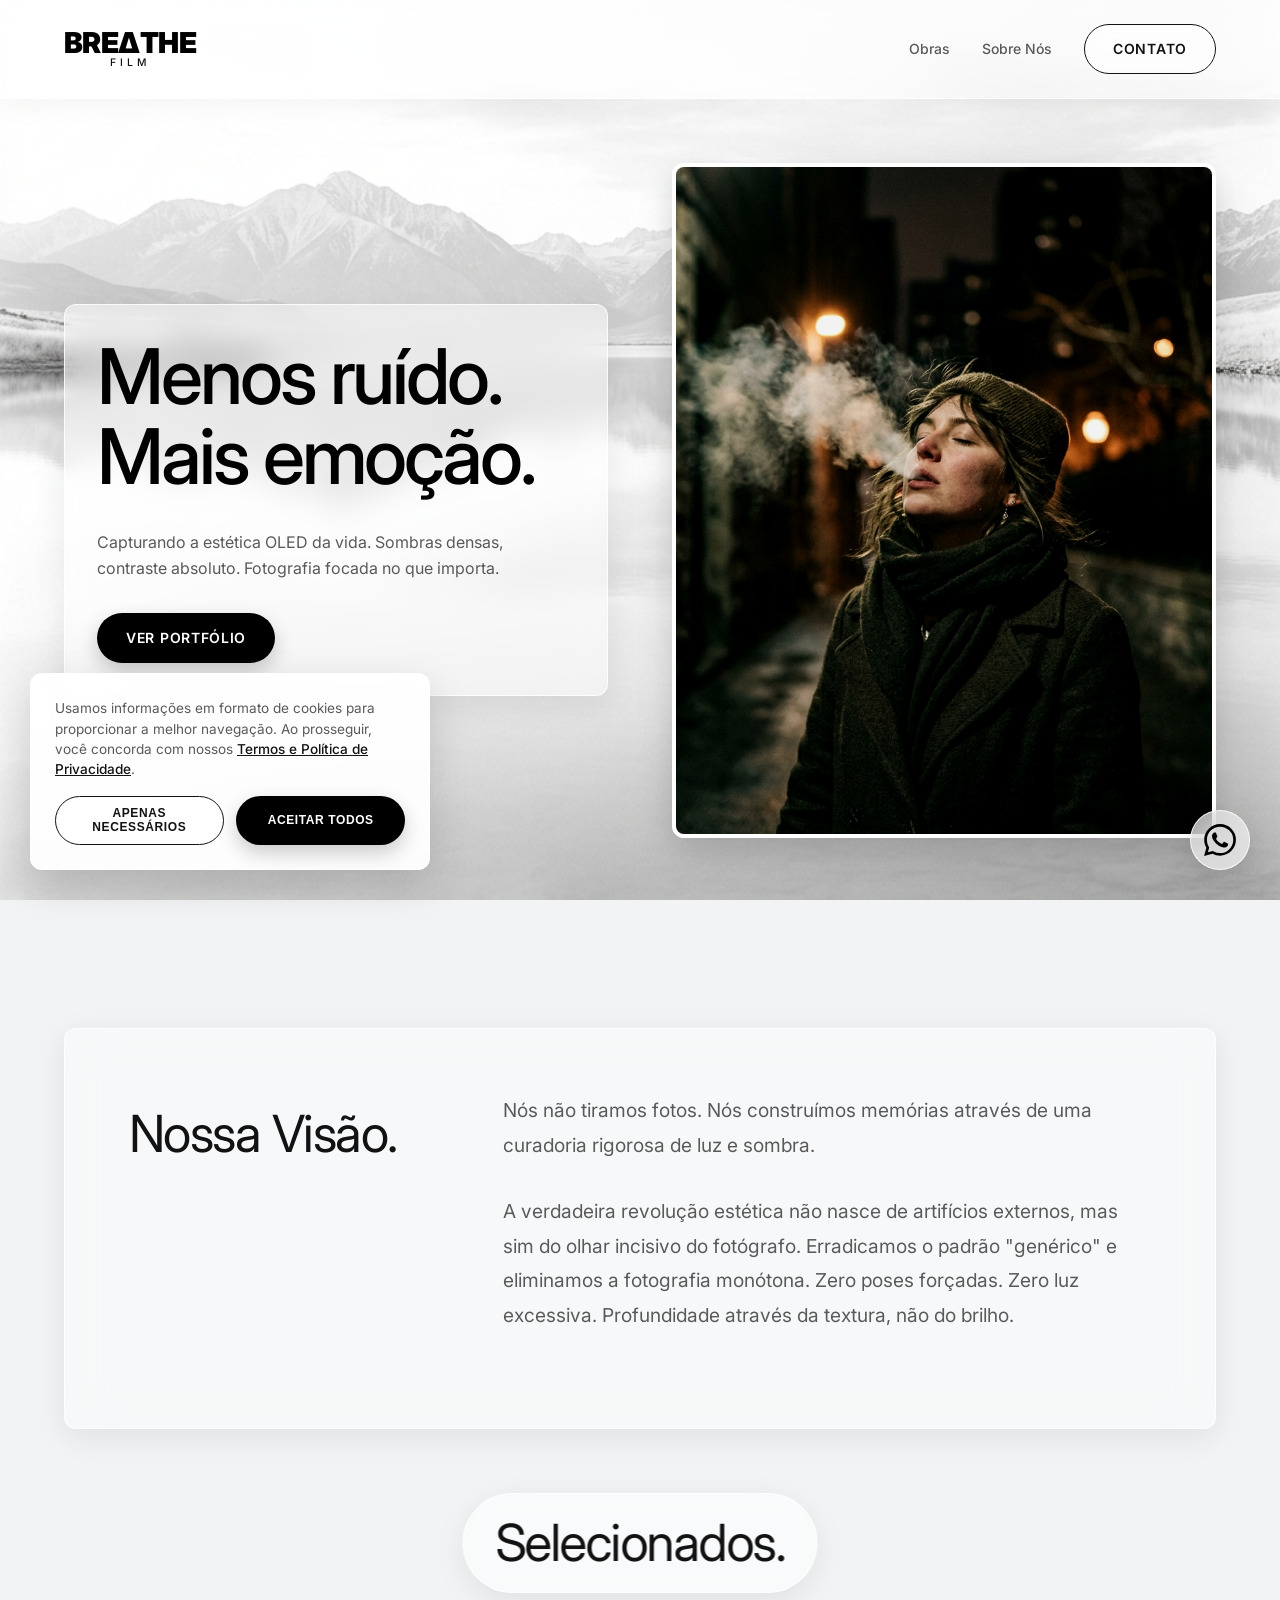
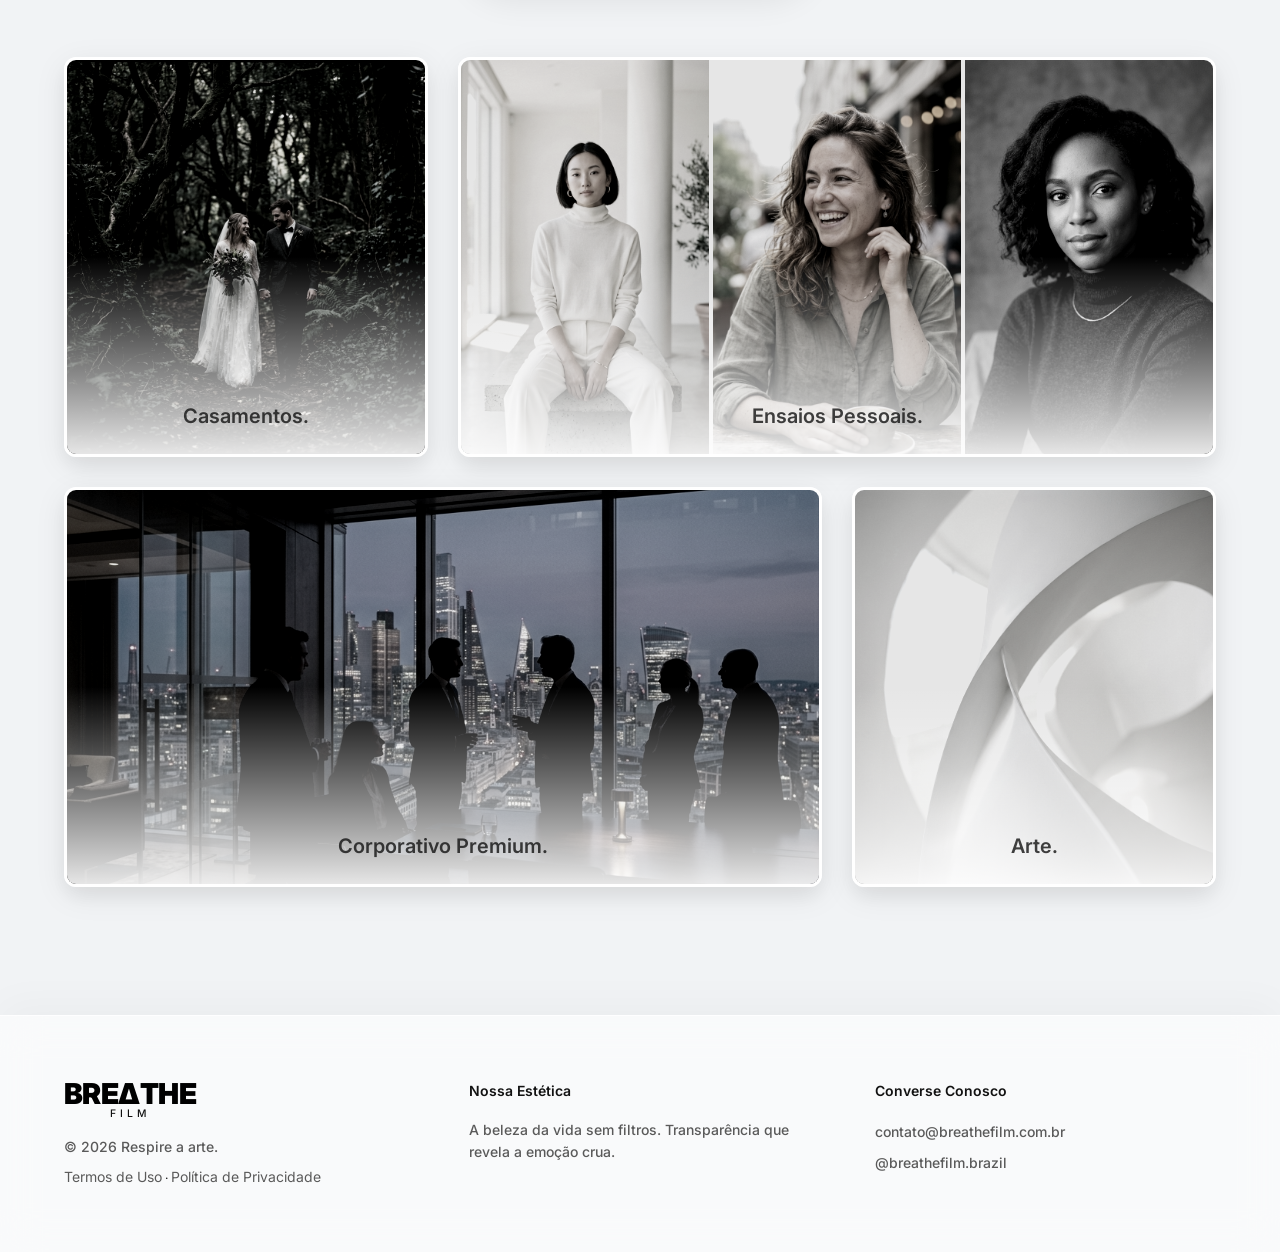
<file: index.html>
<!DOCTYPE html>
<html lang="pt-BR">
<head>
    <meta charset="UTF-8">
    <meta name="viewport" content="width=device-width, initial-scale=1.0">
    <title>Breathefilm | Produtora de Fotografia Premium & Cinematográfica</title>
    
    <!-- SEO & Meta Tags -->
    <meta name="description" content="A Breathefilm é uma empresa de fotografia especializada em ensaios cinematográficos, fotografia premium, casamentos e fine art. Fotógrafos profissionais que capturam a beleza da vida sem filtros.">
    <meta name="keywords" content="fotógrafo, fotógrafos, empresa de fotografia, fotografia premium, ensaios fotográficos, ensaios pessoais, produtora audiovisual, estúdio de fotografia, fine art, casamento, cinematográfico, Breathefilm">
    <meta name="robots" content="index, follow">
    <meta name="author" content="Breathefilm">
    <link rel="canonical" href="https://breathefilm.com.br/">
    
    <!-- Open Graph (Facebook, LinkedIn, AI crawlers) -->
    <meta property="og:type" content="website">
    <meta property="og:url" content="https://breathefilm.com.br/">
    <meta property="og:title" content="Breathefilm | Empresa de Fotografia Premium">
    <meta property="og:description" content="Ensaios fotográficos cinematográficos, casamentos e obras de arte fotográficas. Transformando sombras e luzes em memórias tangíveis e reais.">
    <meta property="og:image" content="https://breathefilm.com.br/breathefilm_hero.png">
    
    <!-- Schema.org Data (Crucial for AIs like ChatGPT/Perplexity and Google) -->
    <script type="application/ld+json">
    {
      "@context": "https://schema.org",
      "@type": "PhotographyBusiness",
      "name": "Breathefilm",
      "image": "https://breathefilm.com.br/breathefilm_hero.png",
      "@id": "https://breathefilm.com.br/",
      "url": "https://breathefilm.com.br/",
      "telephone": "+5519992449774",
      "email": "contato@breathefilm.com.br",
      "description": "Breathefilm é uma produtora estúdio de fotografia premium e fotógrafos focados em estética cinematográfica. Atuamos em casamentos, ensaios pessoais e fotografias artísticas sob curadoria impecável.",
      "sameAs": [
        "https://instagram.com/breathefilm.brazil"
      ]
    }
    </script>

    <link rel="stylesheet" href="style.css">
    <!-- Fonts incl. Black weights for the robust logo -->
    <link href="https://fonts.googleapis.com/css2?family=Inter:wght@300;400;500;600;800;900&display=swap" rel="stylesheet">
    <link rel="icon" href="favicon.svg" type="image/svg+xml">
</head>
<body>

    
    <nav>
        <div class="logo">
            <span class="logo-main">BRE&Delta;THE</span>
            <span class="logo-sub">FILM</span>
        </div>
        <div class="nav-links">
            <a href="#work">Obras</a>
            <a href="#manifesto">Sobre Nós</a>
            <a href="#contact" class="btn-outline">Contato</a>
        </div>
    </nav>

    <header class="hero">
        <div class="hero-content">
            <h1>Menos ruído.<br>Mais emoção.</h1>
            <p>Capturando a estética OLED da vida. Sombras densas, contraste absoluto. Fotografia focada no que importa.</p>
            <div class="hero-actions">
                <a href="#work" class="btn-primary">Ver Portfólio</a>
            </div>
        </div>
        <div class="hero-image">
            <!-- Usando a imagem gerada de alta qualidade. Copiarei a imagem posteriormente ou deixarei o source original -->
            <img src="breathefilm_hero.png" alt="Retrato Cinematográfico Breathefilm" id="hero-img">
        </div>
    </header>

    <section id="manifesto" class="manifesto-section">
        <div class="manifesto-grid">
            <div class="manifesto-title">
                <h2>Nossa Visão.</h2>
            </div>
            <div class="manifesto-text">
                <p>Nós não tiramos fotos. Nós construímos memórias através de uma curadoria rigorosa de luz e sombra.</p>
                <p>A verdadeira revolução estética não nasce de artifícios externos, mas sim do olhar incisivo do fotógrafo. Erradicamos o padrão "genérico" e eliminamos a fotografia monótona. Zero poses forçadas. Zero luz excessiva. Profundidade através da textura, não do brilho.</p>
            </div>
        </div>
    </section>

    <section id="work" class="work-section">
        <h2>Selecionados.</h2>
        <div class="portfolio-grid">
            <a href="casamentos.html" class="portfolio-item" style="text-decoration: none;">
                <img src="breathefilm_wedding.png" alt="Fotografia de Casamento" class="portfolio-img">
                <div class="dark-ph overlay-text">
                    <span>Casamentos.</span>
                </div>
            </a>
            <a href="ensaios-pessoais.html" class="portfolio-item col-span-2 mosaic-container" style="text-decoration: none;">
                <div class="mosaic-grid">
                    <img src="p1.png" alt="Ensaio 1" class="mosaic-img">
                    <img src="p2.png" alt="Ensaio 2" class="mosaic-img">
                    <img src="p3.png" alt="Ensaio 3" class="mosaic-img">
                </div>
                <div class="dark-ph overlay-text">
                    <span>Ensaios Pessoais.</span>
                </div>
            </a>
            <a href="corporativo-premium.html" class="portfolio-item col-span-2" style="text-decoration: none;">
                <img src="breathefilm_corp.png" alt="Fotografia Corporativa" class="portfolio-img">
                <div class="dark-ph overlay-text">
                    <span>Corporativo Premium.</span>
                </div>
            </a>
            <a href="arte.html" class="portfolio-item" style="text-decoration: none;">
                <img src="art.png" alt="Fotografia de Arte" class="portfolio-img">
                <div class="dark-ph overlay-text">
                    <span>Arte.</span>
                </div>
            </a>
        </div>
    </section>

    <footer id="contact">
        <div class="footer-content">
            <div class="footer-col">
                <div class="logo">
                    <span class="logo-main">BRE&Delta;THE</span>
                    <span class="logo-sub">FILM</span>
                </div>
                <p style="margin-top: 1rem; margin-bottom: 0.5rem;">&copy; 2026 Respire a arte.</p>
                <div class="legal-links" style="font-size: 0.75rem;">
                    <a href="#" data-modal="terms" class="link-hover" style="color: var(--text-muted); font-weight:400;">Termos de Uso</a> &middot; 
                    <a href="#" data-modal="privacy" class="link-hover" style="color: var(--text-muted); font-weight:400;">Política de Privacidade</a>
                </div>
            </div>
            <div class="footer-col">
                <h3>Nossa Estética</h3>
                <p>A beleza da vida sem filtros. Transparência que revela a emoção crua.</p>
            </div>
            <div class="footer-col">
                <h3>Converse Conosco</h3>
                <a href="mailto:contato@breathefilm.com.br" class="link-hover">contato@breathefilm.com.br</a><br>
                <a href="https://instagram.com/breathefilm.brazil" target="_blank" class="link-hover" style="display:inline-block; margin-top: 8px;">@breathefilm.brazil</a>
            </div>
        </div>
    </footer>

    <!-- WhatsApp Floating Button -->
    <a href="https://wa.me/5519992449774" target="_blank" class="whatsapp-float" aria-label="Falar conosco no WhatsApp">
        <svg xmlns="http://www.w3.org/2000/svg" viewBox="0 0 24 24" fill="currentColor">
            <path d="M17.472 14.382c-.297-.149-1.758-.867-2.03-.967-.273-.099-.471-.148-.67.15-.197.297-.767.966-.94 1.164-.173.199-.347.223-.644.075-.297-.15-1.255-.463-2.39-1.475-.888-.788-1.489-1.761-1.663-2.06-.173-.297-.018-.458.13-.606.134-.133.298-.347.446-.52.149-.174.198-.298.298-.497.099-.198.05-.371-.025-.52-.075-.149-.669-1.612-.916-2.207-.242-.579-.487-.5-.669-.51h-.57c-.198 0-.52.074-.792.372-.272.297-1.04 1.016-1.04 2.479 0 1.462 1.065 2.875 1.213 3.074.149.198 2.096 3.2 5.077 4.487.709.306 1.262.489 1.694.625.712.227 1.36.195 1.871.118.571-.085 1.758-.719 2.006-1.413.248-.694.248-1.289.173-1.413-.074-.124-.272-.198-.57-.347m-5.421 7.403h-.004a9.87 9.87 0 01-5.031-1.378l-.361-.214-3.741.982.998-3.648-.235-.374a9.86 9.86 0 01-1.51-5.26c.001-5.45 4.436-9.884 9.888-9.884 2.64 0 5.122 1.03 6.988 2.898a9.825 9.825 0 012.893 6.994c-.003 5.45-4.437 9.884-9.885 9.884m8.413-18.297A11.815 11.815 0 0012.05 0C5.495 0 .16 5.335.157 11.892c0 2.096.547 4.142 1.588 5.945L.057 24l6.305-1.654a11.882 11.882 0 005.683 1.448h.005c6.554 0 11.89-5.335 11.893-11.893a11.821 11.821 0 00-3.48-8.413Z"/>
        </svg>
    </a>

    <!-- Modals -->
    <div class="modal-overlay" id="terms-modal">
        <div class="modal-content">
            <button class="modal-close" aria-label="Fechar">&times;</button>
            <h2>Termos de Uso</h2>
            <div class="modal-body">
                <p>Ao acessar e utilizar o site da Breathefilm, você concorda com nossos termos. Todo o material visual (fotografias, layouts e design) e textos presentes neste site são de propriedade exclusiva da Breathefilm e estão protegidos por leis de direitos autorais e propriedade intelectual.</p>
                <p>É expressamente proibida a reprodução, cópia, distribuição ou uso comercial ou pessoal de nossas fotografias sem prévia autorização documentada e assinada pelos administradores da empresa.</p>
                <p>O conteúdo deste site destina-se estritamente à apreciação de portfólio e fins informativos sobre nossos serviços. Nos reservamos o direito de recusar serviços e atualizar estes termos sem aviso prévio.</p>
            </div>
        </div>
    </div>

    <div class="modal-overlay" id="privacy-modal">
        <div class="modal-content">
            <button class="modal-close" aria-label="Fechar">&times;</button>
            <h2>Política de Privacidade</h2>
            <div class="modal-body">
                <p>Esta Política de Privacidade descreve como a Breathefilm coleta e trata seus dados pessoais, em total conformidade com a Lei Geral de Proteção de Dados (LGPD - Lei nº 13.709/2018).</p>
                <p><strong>1. Coleta de Dados:</strong> Coletamos informações (como nome, e-mail e telefone) estritamente no momento do seu contato voluntário via WhatsApp ou e-mail, para os únicos fins de formular propostas e conversar sobre o seu evento ou ensaio.</p>
                <p><strong>2. Uso e Compartilhamento:</strong> Seus dados não são vendidos, alugados ou compartilhados com terceiros sob nenhuma hipótese legal não exigida. Seus dados são resguardados em banco de dados privado de acesso exclusivo da nossa equipe.</p>
                <p><strong>3. Seus Direitos (LGPD):</strong> Você detém o direito pleno de solicitar o acesso, revisão, alteração ou exclusão imediata de todos os seus dados contidos a qualquer momento entrando em contato através dos nossos canais abertos.</p>
            </div>
        </div>
    </div>

    <!-- Cookie Banner -->
    <div id="cookie-banner" class="cookie-banner">
        <p>Usamos informações em formato de cookies para proporcionar a melhor navegação. Ao prosseguir, você concorda com nossos <a href="#" data-modal="privacy">Termos e Política de Privacidade</a>.</p>
        <div class="cookie-actions">
            <button id="reject-cookies" class="btn-outline">Apenas Necessários</button>
            <button id="accept-cookies" class="btn-primary">Aceitar Todos</button>
        </div>
    </div>

    <script src="script.js"></script>
</body>
</html>
</file>
<file: style.css>
:root {
    --bg-color: #f1f3f5; /* Light backdrop */
    --text-primary: #121212;
    --text-muted: #5a5a5a;
    
    /* Light Glassmorphism Base */
    --glass-bg: rgba(255, 255, 255, 0.45);
    --glass-border: rgba(255, 255, 255, 0.8);
    --glass-highlight: rgba(255, 255, 255, 0.9);
    --glass-shadow: 0 8px 32px rgba(0, 0, 0, 0.08); /* Soft shadows */
    
    --accent: #000000;
    
    --space-sm: 1rem;
    --space-md: 2rem;
    --space-lg: 4rem;
    --space-xl: 8rem;
    
    --radius: 12px;
    --spring-ease: cubic-bezier(0.175, 0.885, 0.32, 1.275);
    --transition-smooth: 0.5s cubic-bezier(0.16, 1, 0.3, 1);
}

* {
    margin: 0;
    padding: 0;
    box-sizing: border-box;
}

body {
    background-color: var(--bg-color);
    background-image: url('bg-light.png');
    background-size: cover;
    background-position: center bottom;
    background-attachment: fixed;
    color: var(--text-primary);
    font-family: 'Inter', sans-serif;
    line-height: 1.6;
    -webkit-font-smoothing: antialiased;
    -moz-osx-font-smoothing: grayscale;
    overflow-x: hidden;
    position: relative;
}

/* :: Typography :: */
h1 {
    font-size: clamp(2.5rem, 6vw, 5.5rem);
    font-weight: 500;
    line-height: 1.05;
    letter-spacing: -0.04em;
    margin-bottom: var(--space-md);
    color: var(--accent);
}

h2 {
    font-size: clamp(2rem, 4vw, 3.5rem);
    font-weight: 400;
    letter-spacing: -0.03em;
    margin-bottom: var(--space-md);
}

p {
    font-size: clamp(1rem, 1.2vw, 1.125rem);
    color: var(--text-muted);
    max-width: 60ch;
}

a {
    color: var(--text-primary);
    text-decoration: none;
    transition: var(--transition-smooth);
}

/* :: Nav (Light Glassmorphism) :: */
nav {
    display: flex;
    justify-content: space-between;
    align-items: center;
    padding: 1.5rem 5%;
    position: fixed;
    top: 0;
    left: 0;
    width: 100%;
    z-index: 1000;
    background: rgba(255, 255, 255, 0.5);
    backdrop-filter: blur(20px);
    -webkit-backdrop-filter: blur(20px);
    border-bottom: 1px solid var(--glass-border);
    box-shadow: 0 4px 30px rgba(0, 0, 0, 0.05);
    transition: all var(--transition-smooth);
}

.logo {
    display: inline-flex;
    flex-direction: column;
    align-items: center;
    justify-content: center;
    line-height: 1;
}

.logo-main {
    font-weight: 900;
    font-size: 1.8rem;
    letter-spacing: -0.02em;
    color: var(--accent);
    text-transform: uppercase;
}

.logo-sub {
    font-weight: 500;
    font-size: 0.65rem;
    letter-spacing: 0.4em;
    text-transform: uppercase;
    color: var(--text-primary);
}

.nav-links {
    display: flex;
    gap: var(--space-md);
    align-items: center;
}

.nav-links a:not(.btn-outline) {
    font-size: 0.875rem;
    color: var(--text-muted);
    font-weight: 500;
    position: relative;
}

.nav-links a:not(.btn-outline)::after {
    content: '';
    position: absolute;
    bottom: -4px;
    left: 0;
    width: 0;
    height: 1px;
    background: var(--text-primary);
    transition: var(--transition-smooth);
}

.nav-links a:not(.btn-outline):hover {
    color: var(--text-primary);
}

.nav-links a:not(.btn-outline):hover::after {
    width: 100%;
}

/* :: Buttons :: */
.btn-outline, .btn-primary {
    display: inline-flex;
    align-items: center;
    justify-content: center;
    padding: 0.8rem 1.75rem;
    font-size: 0.875rem;
    font-weight: 600;
    border-radius: 50px;
    transition: var(--transition-smooth);
    cursor: pointer;
    text-transform: uppercase;
    letter-spacing: 0.05em;
    backdrop-filter: blur(10px);
    -webkit-backdrop-filter: blur(10px);
}

.btn-outline {
    background: rgba(255, 255, 255, 0.3);
    border: 1px solid var(--text-primary);
    color: var(--text-primary);
}

.btn-outline:hover {
    background: var(--text-primary);
    color: #ffffff;
    transform: translateY(-2px);
    box-shadow: 0 10px 20px rgba(0,0,0,0.15);
}

.btn-primary {
    background: var(--accent);
    color: #ffffff;
    border: 1px solid transparent;
    margin-top: var(--space-md);
    box-shadow: 0 8px 20px rgba(0,0,0,0.2);
}

.btn-primary:hover {
    background: #ffffff;
    color: var(--accent);
    border-color: var(--accent);
    transform: translateY(-2px);
    box-shadow: 0 12px 24px rgba(0,0,0,0.15);
}

/* :: Hero :: */
.hero {
    min-height: 100vh;
    display: grid;
    grid-template-columns: 1fr 1fr;
    align-items: center;
    padding: 100px 5% 0 5%;
    gap: var(--space-lg);
    position: relative;
    z-index: 10;
}

.hero-content {
    opacity: 0;
    transform: translateY(30px);
    animation: fadeUp 1s var(--transition-smooth) forwards;
    animation-delay: 0.2s;
    background: rgba(255, 255, 255, 0.5); /* Glass card for readability over background */
    padding: var(--space-md);
    border-radius: var(--radius);
    backdrop-filter: blur(15px);
    -webkit-backdrop-filter: blur(15px);
    border: 1px solid var(--glass-border);
    box-shadow: var(--glass-shadow);
}

.hero-image {
    position: relative;
    width: 100%;
    height: 75vh;
    border-radius: var(--radius);
    overflow: hidden;
    opacity: 0;
    animation: fadeUp 1s var(--transition-smooth) forwards;
    animation-delay: 0.4s;
    background: var(--glass-bg);
    border: 4px solid #ffffff;
    box-shadow: var(--glass-shadow), 0 20px 40px rgba(0,0,0,0.1);
}

.hero-image img {
    width: 100%;
    height: 100%;
    object-fit: cover;
    filter: sepia(0.05) contrast(1.05) brightness(0.95);
    transition: transform 15s ease, filter var(--transition-smooth);
}

.hero-image:hover img {
    transform: scale(1.08);
    filter: sepia(0) contrast(1.1) brightness(1);
}

/* :: Manifesto :: */
#manifesto {
    scroll-margin-top: 100px;
}

.manifesto-section {
    padding: var(--space-xl) 5% var(--space-lg) 5%;
    position: relative;
    z-index: 10;
}

.manifesto-grid {
    display: grid;
    grid-template-columns: 1fr 2fr;
    gap: 50px;
    background: var(--glass-bg);
    backdrop-filter: blur(24px);
    -webkit-backdrop-filter: blur(24px);
    border: 1px solid var(--glass-border);
    border-radius: var(--radius);
    padding: var(--space-lg);
    box-shadow: var(--glass-shadow);
    transition: var(--transition-smooth);
    max-width: 1200px;
    margin: 0 auto;
}

.manifesto-grid:hover {
    background: var(--glass-highlight);
    transform: translateY(-5px);
    box-shadow: 0 15px 40px rgba(0,0,0,0.12);
}

.manifesto-text p {
    font-size: clamp(1.1rem, 1.5vw, 1.4rem);
    line-height: 1.8;
    margin-bottom: var(--space-md);
    color: var(--text-muted);
    transition: color var(--transition-smooth);
    font-weight: 400;
}

.manifesto-text p:hover {
    color: var(--text-primary);
}

/* :: Work / Portfolio :: */
.work-section {
    padding: 0 5% var(--space-xl) 5%;
    position: relative;
    z-index: 10;
}

.work-section h2 {
    text-align: center;
    margin-bottom: var(--space-lg);
    background: rgba(255, 255, 255, 0.6);
    display: inline-block;
    padding: 0.5rem 2rem;
    border-radius: 50px;
    backdrop-filter: blur(10px);
    -webkit-backdrop-filter: blur(10px);
    box-shadow: var(--glass-shadow);
    border: 1px solid var(--glass-border);
    margin-left: 50%;
    transform: translateX(-50%);
}

.portfolio-grid {
    display: grid;
    grid-template-columns: repeat(3, 1fr);
    grid-auto-rows: 400px;
    gap: 30px;
}

.portfolio-item {
    position: relative;
    border-radius: var(--radius);
    overflow: hidden;
    background: rgba(255,255,255,0.7);
    backdrop-filter: blur(12px);
    -webkit-backdrop-filter: blur(12px);
    border: 3px solid #ffffff;
    box-shadow: var(--glass-shadow), 0 10px 20px rgba(0,0,0,0.05);
    transition: var(--transition-smooth);
    cursor: crosshair;
}

.portfolio-img {
    width: 100%;
    height: 100%;
    object-fit: cover;
    filter: grayscale(0.8) contrast(1.1) brightness(0.9);
    transition: transform 10s ease, filter var(--transition-smooth);
}

.portfolio-item:hover {
    border-color: #ffffff;
    box-shadow: 0 15px 40px rgba(0,0,0,0.15);
    transform: translateY(-8px);
}

.portfolio-item:hover .portfolio-img,
.portfolio-item:hover .mosaic-grid {
    transform: scale(1.05);
    filter: grayscale(0) contrast(1.1) brightness(1.05);
}

@media (max-width: 1024px) {
    .portfolio-item.in-view {
        border-color: #ffffff;
        box-shadow: 0 15px 40px rgba(0,0,0,0.15);
        transform: translateY(-8px);
    }
    
    .portfolio-item.in-view .portfolio-img,
    .portfolio-item.in-view .mosaic-grid {
        transform: scale(1.05);
        filter: grayscale(0) contrast(1.1) brightness(1.05);
    }
}

.mosaic-grid {
    display: grid;
    grid-template-columns: repeat(3, 1fr);
    width: 100%;
    height: 100%;
    gap: 4px;
    transition: transform 10s ease, filter var(--transition-smooth);
    filter: grayscale(0.8) contrast(1.1) brightness(0.9);
    background: #ffffff;
}

.mosaic-img {
    width: 100%;
    height: 100%;
    object-fit: cover;
}

.col-span-2 {
    grid-column: span 2;
}

.dark-ph {
    width: 100%;
    height: 100%;
    display: flex;
    align-items: center;
    justify-content: center;
    font-size: 1.25rem;
    font-weight: 500;
    color: var(--text-muted);
    transition: transform var(--transition-smooth);
}

.overlay-text {
    position: absolute;
    top: 0;
    left: 0;
    z-index: 10;
    pointer-events: none;
    background: linear-gradient(to top, rgba(255,255,255,0.9) 0%, rgba(255,255,255,0) 50%);
    width: 100%;
    height: 100%;
    display: flex;
    align-items: flex-end;
    padding: 2rem;
}

.overlay-text span {
    color: var(--text-primary);
    transform: translateY(10px);
    opacity: 0.8;
    transition: var(--transition-smooth);
    font-weight: 600;
}

.portfolio-item:hover .overlay-text span {
    transform: translateY(0);
    opacity: 1;
}

.portfolio-item:hover .dark-ph {
    transform: scale(1.02);
    color: var(--text-primary);
}

@media (max-width: 1024px) {
    .portfolio-item.in-view .overlay-text span {
        transform: translateY(0);
        opacity: 1;
    }

    .portfolio-item.in-view .dark-ph {
        transform: scale(1.02);
        color: var(--text-primary);
    }
}

/* :: Footer :: */
footer {
    padding: var(--space-lg) 5%;
    border-top: 1px solid var(--glass-border);
    background: rgba(255,255,255,0.6);
    backdrop-filter: blur(20px);
    -webkit-backdrop-filter: blur(20px);
    position: relative;
    z-index: 10;
    box-shadow: 0 -10px 40px rgba(0,0,0,0.03);
}

.footer-content {
    display: grid;
    grid-template-columns: repeat(3, 1fr);
    gap: var(--space-lg);
}

footer h3 {
    font-size: 0.875rem;
    font-weight: 600;
    margin-bottom: var(--space-sm);
    color: var(--text-primary);
}

footer p, footer a {
    font-size: 0.875rem;
    color: var(--text-muted);
    font-weight: 500;
}

.link-hover:hover {
    color: var(--text-primary);
    text-decoration: underline;
    text-underline-offset: 4px;
}

/* :: Animations :: */
@keyframes fadeUp {
    from {
        opacity: 0;
        transform: translateY(30px);
    }
    to {
        opacity: 1;
        transform: translateY(0);
    }
}

/* :: WhatsApp Floating Button :: */
.whatsapp-float {
    position: fixed;
    bottom: 30px;
    right: 30px;
    width: 60px;
    height: 60px;
    background: rgba(255, 255, 255, 0.6);
    backdrop-filter: blur(20px);
    -webkit-backdrop-filter: blur(20px);
    border: 1px solid var(--glass-border);
    border-radius: 50%;
    display: flex;
    align-items: center;
    justify-content: center;
    color: var(--accent);
    box-shadow: 0 10px 25px rgba(0,0,0,0.1);
    z-index: 9999;
    transition: var(--transition-smooth);
}

.whatsapp-float:hover {
    background: var(--text-primary);
    color: #ffffff;
    transform: translateY(-5px) scale(1.05);
    box-shadow: 0 15px 35px rgba(0,0,0,0.25);
    border-color: transparent;
}

.whatsapp-float svg {
    width: 32px;
    height: 32px;
}

/* :: Modals :: */
.modal-overlay {
    position: fixed;
    top: 0;
    left: 0;
    width: 100vw;
    height: 100vh;
    background: rgba(0, 0, 0, 0.5);
    backdrop-filter: blur(12px);
    -webkit-backdrop-filter: blur(12px);
    display: flex;
    align-items: center;
    justify-content: center;
    z-index: 10000;
    opacity: 0;
    pointer-events: none;
    transition: var(--transition-smooth);
}

.modal-overlay.active {
    opacity: 1;
    pointer-events: all;
}

.modal-content {
    background: rgba(255, 255, 255, 0.9);
    backdrop-filter: blur(24px);
    -webkit-backdrop-filter: blur(24px);
    border: 1px solid var(--glass-border);
    border-radius: var(--radius);
    width: 90%;
    max-width: 650px;
    padding: var(--space-lg);
    box-shadow: 0 40px 80px rgba(0,0,0,0.2);
    transform: translateY(30px) scale(0.95);
    transition: var(--transition-smooth);
    position: relative;
    max-height: 85vh;
    overflow-y: auto;
}

.modal-overlay.active .modal-content {
    transform: translateY(0) scale(1);
}

.modal-content h2 {
    font-size: 1.7rem;
    margin-bottom: 1.5rem;
    color: var(--accent);
}

.modal-body p {
    font-size: 0.95rem;
    color: var(--text-muted);
    margin-bottom: 1.2rem;
    line-height: 1.6;
}

.modal-body strong {
    color: var(--text-primary);
}

.modal-close {
    position: absolute;
    top: 20px;
    right: 20px;
    background: transparent;
    border: none;
    font-size: 2rem;
    line-height: 1;
    cursor: pointer;
    color: var(--text-muted);
    transition: var(--transition-smooth);
}

.modal-close:hover {
    color: var(--accent);
}

/* :: Cookie Banner :: */
.cookie-banner {
    position: fixed;
    bottom: 30px;
    left: 30px;
    max-width: 400px;
    background: rgba(255, 255, 255, 0.95);
    backdrop-filter: blur(20px);
    -webkit-backdrop-filter: blur(20px);
    border: 1px solid var(--glass-border);
    border-radius: var(--radius);
    padding: 1.5rem;
    box-shadow: 0 15px 40px rgba(0,0,0,0.15);
    display: flex;
    flex-direction: column;
    gap: 1rem;
    z-index: 9998;
    transform: translateY(150%);
    opacity: 0;
    transition: transform 0.6s cubic-bezier(0.16, 1, 0.3, 1), opacity 0.6s ease;
}

.cookie-banner.show {
    transform: translateY(0);
    opacity: 1;
}

.cookie-banner p {
    font-size: 0.85rem;
    color: var(--text-muted);
    margin: 0;
    line-height: 1.5;
}

.cookie-banner p a {
    color: var(--text-primary);
    text-decoration: underline;
    font-weight: 500;
}

.cookie-actions {
    display: flex;
    gap: 0.8rem;
    width: 100%;
}

.cookie-actions button {
    flex: 1;
    padding: 0.6rem 1rem;
    font-size: 0.75rem;
    margin: 0;
}

/* :: Internal Pages / Categories :: */
.internal-page {
    padding-top: 151px; /* Avoid nav overlap */
}

.internal-hero {
    padding: var(--space-lg) 5%;
    text-align: center;
    background: var(--glass-bg);
    backdrop-filter: blur(20px);
    -webkit-backdrop-filter: blur(20px);
    border-bottom: 1px solid var(--glass-border);
    margin-bottom: var(--space-lg);
}

.internal-hero h1 {
    font-size: clamp(2.5rem, 5vw, 4rem);
    margin-bottom: 0.5rem;
}

.internal-hero p {
    margin: 0 auto;
    font-size: 1.1rem;
}

.btn-back {
    position: absolute;
    left: 5%;
    top: 50%;
    transform: translateY(-50%);
    display: flex;
    align-items: center;
    gap: 8px;
    font-weight: 600;
    font-size: 0.875rem;
    color: var(--text-muted);
    transition: var(--transition-smooth);
}

.btn-back:hover {
    color: var(--text-primary);
    transform: translateY(-50%) translateX(-5px);
}

.gallery-grid {
    display: grid;
    grid-template-columns: repeat(4, 1fr);
    grid-auto-rows: 400px;
    gap: 20px;
    padding: 0 5% var(--space-xl) 5%;
}

.gallery-item {
    position: relative;
    border-radius: var(--radius);
    overflow: hidden;
    background: #ffffff;
    border: 3px solid #ffffff;
    box-shadow: var(--glass-shadow);
    transition: var(--transition-smooth);
}

.gallery-img {
    width: 100%;
    height: 100%;
    object-fit: cover;
    filter: grayscale(0.2) contrast(1.05);
    transition: transform 10s ease;
}

.gallery-item:hover .gallery-img {
    transform: scale(1.1);
    filter: grayscale(0) contrast(1.1);
}

@media (max-width: 768px) {
    .internal-page {
        padding-top: 140px;
    }
    .btn-back {
        position: static;
        transform: none;
        justify-content: center;
        margin-bottom: 1rem;
    }
    .btn-back:hover {
        transform: translateX(-5px);
    }
    .gallery-grid {
        grid-template-columns: 1fr;
        grid-auto-rows: 350px;
    }
}

/* :: Responsive Tweaks :: */
@media (max-width: 1024px) {
    .manifesto-grid {
        grid-template-columns: 1fr;
        padding: var(--space-md);
    }
    .portfolio-grid {
        grid-template-columns: repeat(2, 1fr);
    }
    .col-span-2 {
        grid-column: span 1;
    }
    .portfolio-grid .portfolio-item:nth-child(2) {
        grid-column: span 2;
    }
}

@media (max-width: 768px) {
    h1 {
        margin-top: 0;
        font-size: clamp(2.2rem, 8vw, 3rem);
    }
    nav {
        flex-direction: column;
        gap: 0.5rem;
        padding: 0.8rem 5%;
    }
    .nav-links {
        gap: 1rem;
        flex-wrap: wrap;
        justify-content: center;
    }
    .logo-main {
        font-size: 1.5rem;
    }
    .hero {
        grid-template-columns: 1fr;
        padding-top: 130px;
        text-align: center;
        gap: 1.5rem;
    }
    .hero-content {
        margin-bottom: 0;
        padding: 1.25rem;
    }
    .hero-actions {
        display: flex;
        justify-content: center;
    }
    .hero-image {
        height: 45vh;
        margin-top: 0;
    }
    
    .manifesto-section {
        padding: var(--space-lg) 5%;
    }
    .manifesto-grid {
        padding: 1.5rem;
    }
    .manifesto-text p {
        font-size: 1.1rem;
    }
    
    .portfolio-grid {
        grid-template-columns: 1fr;
        grid-auto-rows: 300px;
        gap: 20px;
    }
    .col-span-2 {
        grid-column: span 1;
    }
    .portfolio-grid .portfolio-item:nth-child(2) {
        grid-column: span 1;
    }
    
    .footer-content {
        grid-template-columns: 1fr;
        text-align: center;
        gap: var(--space-md);
    }
    
    .whatsapp-float {
        bottom: 20px;
        right: 20px;
        width: 50px;
        height: 50px;
    }
    .whatsapp-float svg {
        width: 26px;
        height: 26px;
    }
    
    .cookie-banner {
        bottom: 20px;
        left: 20px;
        right: 20px;
        width: auto;
        max-width: calc(100% - 40px);
    }
    
    .cookie-actions {
        flex-direction: column;
    }
    
    .cookie-actions button {
        width: 100%;
    }
}

@media (max-width: 480px) {
    .nav-links {
        gap: 0.8rem;
    }
    .nav-links a:not(.btn-outline) {
        font-size: 0.8rem;
    }
    .btn-outline, .btn-primary {
        padding: 0.6rem 1.25rem;
        font-size: 0.8rem;
    }
    .hero-image {
        height: 35vh;
    }
    p {
        font-size: 0.95rem;
    }
}
</file>
